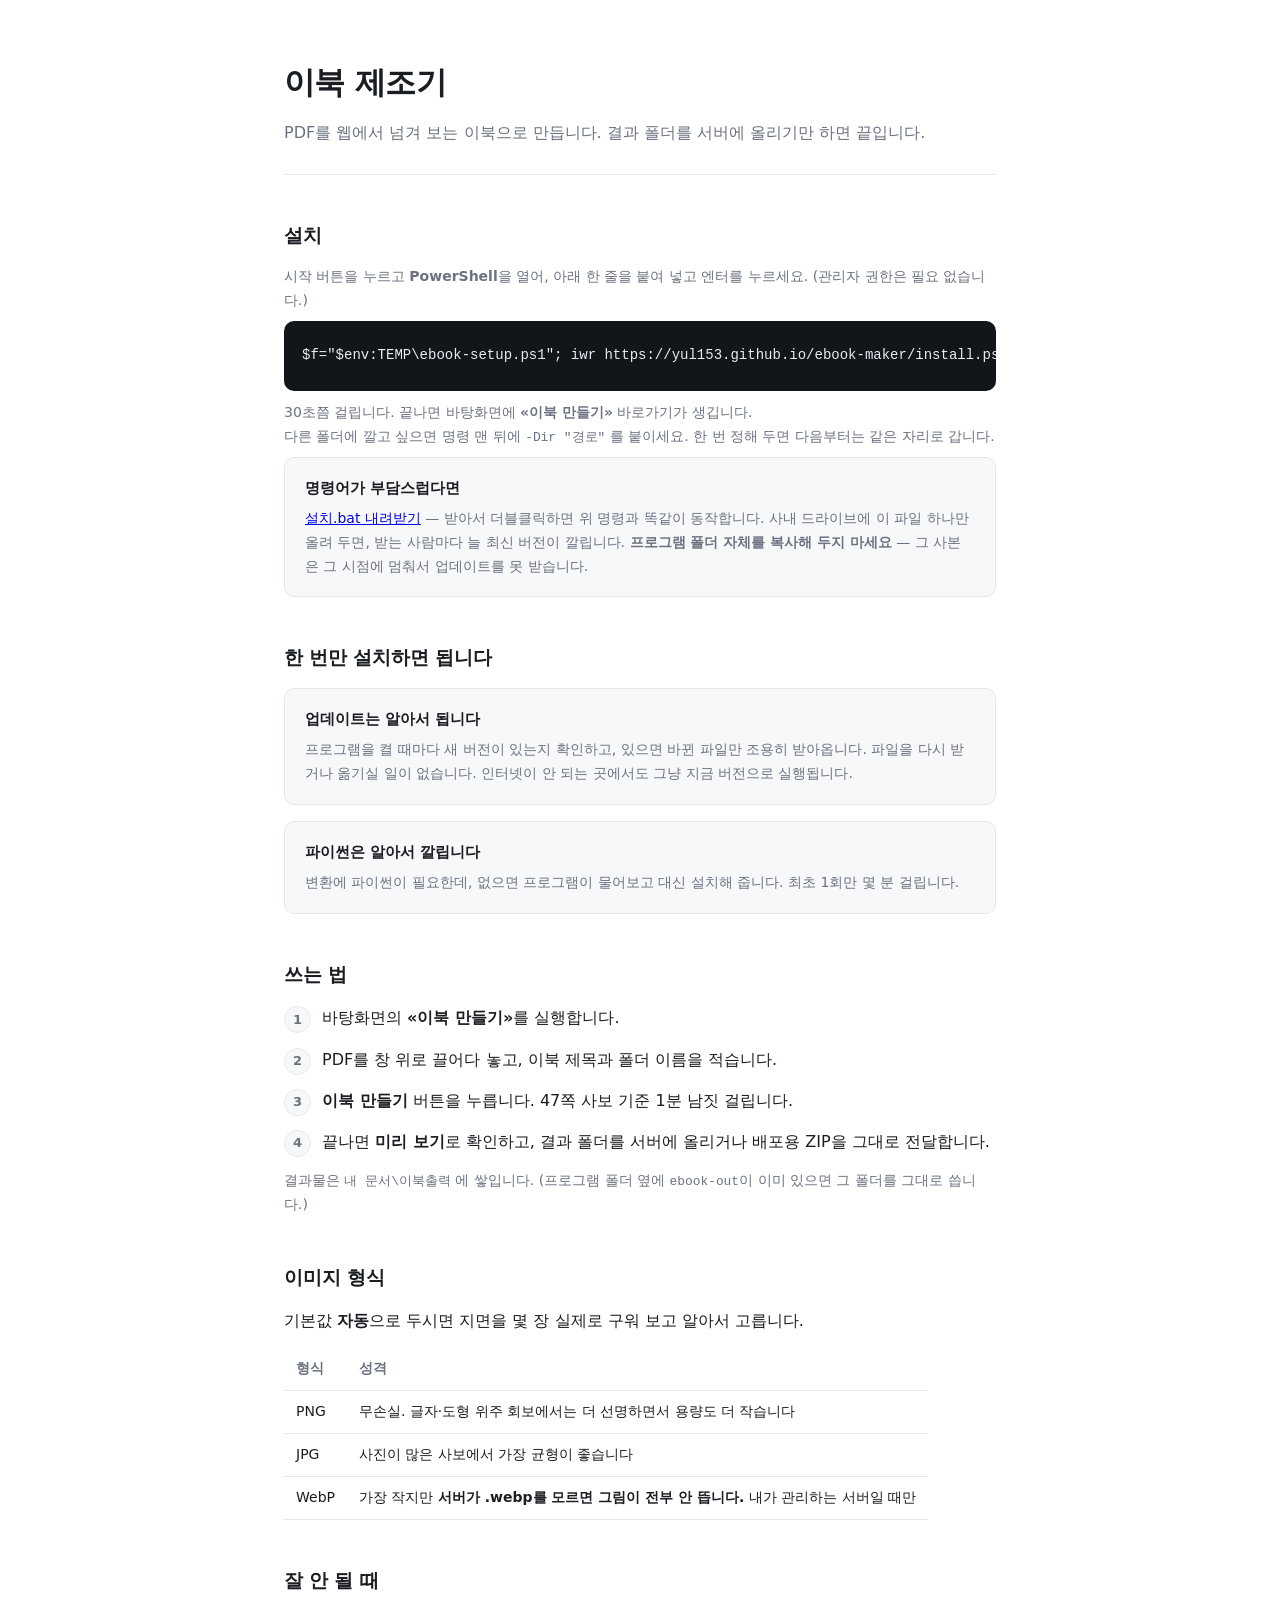
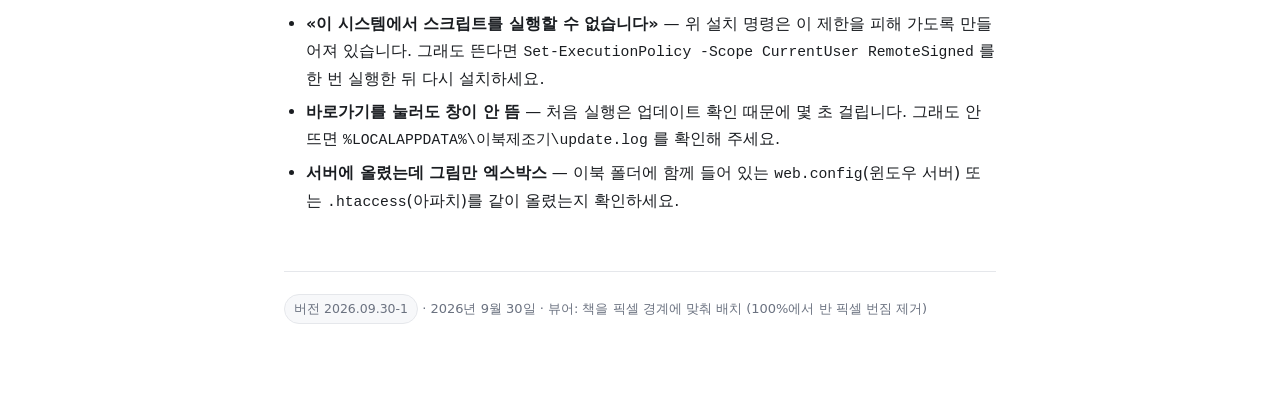
<file: docs/index.html>
﻿<!DOCTYPE html>
<html lang="ko">
<head>
<meta charset="utf-8">
<meta name="viewport" content="width=device-width, initial-scale=1">
<title>이북 제조기</title>
<meta name="description" content="PDF를 웹에서 넘겨 보는 이북으로 만듭니다. 설치하면 이후로는 알아서 최신 버전이 됩니다.">
<style>
  :root{
    --bg:#ffffff; --fg:#1a1d21; --dim:#6b7280; --line:#e5e7eb;
    --card:#f7f8fa; --accent:#2f6fe4; --code-bg:#12151a; --code-fg:#e6edf3;
  }
  @media (prefers-color-scheme: dark){
    :root{
      --bg:#15171b; --fg:#e8eaed; --dim:#9aa1ab; --line:#2b2f36;
      --card:#1c1f25; --accent:#6ea8fe; --code-bg:#0d1117; --code-fg:#e6edf3;
    }
  }
  *{box-sizing:border-box}
  body{
    margin:0; background:var(--bg); color:var(--fg);
    font-family:'Pretendard','맑은 고딕','Malgun Gothic',system-ui,-apple-system,sans-serif;
    line-height:1.7; -webkit-font-smoothing:antialiased;
  }
  .wrap{max-width:760px; margin:0 auto; padding:56px 24px 96px}
  header{border-bottom:1px solid var(--line); padding-bottom:28px; margin-bottom:40px}
  h1{font-size:31px; margin:0 0 10px; letter-spacing:-.02em}
  .lead{color:var(--dim); margin:0; font-size:16px}
  h2{font-size:19px; margin:44px 0 14px; letter-spacing:-.01em}
  p{margin:0 0 14px}
  code{font-family:ui-monospace,'Cascadia Mono',Consolas,monospace; font-size:.92em}

  .cmd{
    background:var(--code-bg); color:var(--code-fg); border-radius:10px;
    padding:16px 18px; display:flex; gap:14px; align-items:center;
    overflow-x:auto; margin:0 0 10px;
  }
  .cmd code{flex:1; white-space:nowrap; font-size:14px}
  .cmd button{
    flex:none; border:0; border-radius:7px; padding:8px 14px; cursor:pointer;
    background:var(--accent); color:#fff; font:inherit; font-size:13px; font-weight:600;
  }
  .cmd button:active{transform:translateY(1px)}
  .note{color:var(--dim); font-size:14px; margin:0 0 8px}

  ol,ul{margin:0 0 14px; padding-left:22px}
  li{margin:6px 0}
  .steps{counter-reset:s; list-style:none; padding:0}
  .steps li{
    counter-increment:s; position:relative; padding-left:38px; margin:14px 0;
  }
  .steps li::before{
    content:counter(s); position:absolute; left:0; top:2px;
    width:25px; height:25px; border-radius:50%; background:var(--card);
    border:1px solid var(--line); color:var(--dim);
    font-size:13px; font-weight:700; display:grid; place-items:center;
  }
  .card{background:var(--card); border:1px solid var(--line); border-radius:10px; padding:18px 20px; margin:0 0 16px}
  .card h3{margin:0 0 6px; font-size:15px}
  .card p{margin:0; color:var(--dim); font-size:14px}
  table{width:100%; border-collapse:collapse; font-size:14px; margin:0 0 16px; display:block; overflow-x:auto}
  th,td{text-align:left; padding:9px 12px; border-bottom:1px solid var(--line); white-space:nowrap}
  th{color:var(--dim); font-weight:600}
  footer{margin-top:56px; padding-top:22px; border-top:1px solid var(--line); color:var(--dim); font-size:13px}
  .ver{display:inline-block; padding:3px 9px; border-radius:20px; background:var(--card);
       border:1px solid var(--line); font-size:12.5px; color:var(--dim)}
</style>
</head>
<body>
<div class="wrap">

<header>
  <h1>이북 제조기</h1>
  <p class="lead">PDF를 웹에서 넘겨 보는 이북으로 만듭니다. 결과 폴더를 서버에 올리기만 하면 끝입니다.</p>
</header>

<h2>설치</h2>
<p class="note">시작 버튼을 누르고 <b>PowerShell</b>을 열어, 아래 한 줄을 붙여 넣고 엔터를 누르세요.
   (관리자 권한은 필요 없습니다.)</p>

<div class="cmd">
  <code id="cmd">$f="$env:TEMP\ebook-setup.ps1"; iwr https://yul153.github.io/ebook-maker/install.ps1 -OutFile $f; powershell -ExecutionPolicy Bypass -File $f</code>
  <button onclick="copyCmd(this)">복사</button>
</div>
<p class="note">30초쯤 걸립니다. 끝나면 바탕화면에 <b>«이북 만들기»</b> 바로가기가 생깁니다.<br>
   다른 폴더에 깔고 싶으면 명령 맨 뒤에 <code>-Dir "경로"</code> 를 붙이세요.
   한 번 정해 두면 다음부터는 같은 자리로 갑니다.</p>

<div class="card">
  <h3>명령어가 부담스럽다면</h3>
  <p><a href="https://yul153.github.io/ebook-maker/setup.bat">설치.bat 내려받기</a> — 받아서 더블클릭하면 위 명령과 똑같이 동작합니다.
     사내 드라이브에 이 파일 하나만 올려 두면, 받는 사람마다 늘 최신 버전이 깔립니다.
     <b>프로그램 폴더 자체를 복사해 두지 마세요</b> — 그 사본은 그 시점에 멈춰서 업데이트를 못 받습니다.</p>
</div>

<h2>한 번만 설치하면 됩니다</h2>
<div class="card">
  <h3>업데이트는 알아서 됩니다</h3>
  <p>프로그램을 켤 때마다 새 버전이 있는지 확인하고, 있으면 바뀐 파일만 조용히 받아옵니다.
     파일을 다시 받거나 옮기실 일이 없습니다. 인터넷이 안 되는 곳에서도 그냥 지금 버전으로 실행됩니다.</p>
</div>
<div class="card">
  <h3>파이썬은 알아서 깔립니다</h3>
  <p>변환에 파이썬이 필요한데, 없으면 프로그램이 물어보고 대신 설치해 줍니다. 최초 1회만 몇 분 걸립니다.</p>
</div>

<h2>쓰는 법</h2>
<ol class="steps">
  <li>바탕화면의 <b>«이북 만들기»</b>를 실행합니다.</li>
  <li>PDF를 창 위로 끌어다 놓고, 이북 제목과 폴더 이름을 적습니다.</li>
  <li><b>이북 만들기</b> 버튼을 누릅니다. 47쪽 사보 기준 1분 남짓 걸립니다.</li>
  <li>끝나면 <b>미리 보기</b>로 확인하고, 결과 폴더를 서버에 올리거나 배포용 ZIP을 그대로 전달합니다.</li>
</ol>
<p class="note">결과물은 <code>내 문서\이북출력</code> 에 쌓입니다.
   (프로그램 폴더 옆에 <code>ebook-out</code>이 이미 있으면 그 폴더를 그대로 씁니다.)</p>

<h2>이미지 형식</h2>
<p>기본값 <b>자동</b>으로 두시면 지면을 몇 장 실제로 구워 보고 알아서 고릅니다.</p>
<table>
  <tr><th>형식</th><th>성격</th></tr>
  <tr><td>PNG</td><td>무손실. 글자·도형 위주 회보에서는 더 선명하면서 용량도 더 작습니다</td></tr>
  <tr><td>JPG</td><td>사진이 많은 사보에서 가장 균형이 좋습니다</td></tr>
  <tr><td>WebP</td><td>가장 작지만 <b>서버가 .webp를 모르면 그림이 전부 안 뜹니다.</b> 내가 관리하는 서버일 때만</td></tr>
</table>

<h2>잘 안 될 때</h2>
<ul>
  <li><b>«이 시스템에서 스크립트를 실행할 수 없습니다»</b> — 위 설치 명령은 이 제한을 피해 가도록
      만들어져 있습니다. 그래도 뜬다면 <code>Set-ExecutionPolicy -Scope CurrentUser RemoteSigned</code> 를
      한 번 실행한 뒤 다시 설치하세요.</li>
  <li><b>바로가기를 눌러도 창이 안 뜸</b> — 처음 실행은 업데이트 확인 때문에 몇 초 걸립니다.
      그래도 안 뜨면 <code>%LOCALAPPDATA%\이북제조기\update.log</code> 를 확인해 주세요.</li>
  <li><b>서버에 올렸는데 그림만 엑스박스</b> — 이북 폴더에 함께 들어 있는
      <code>web.config</code>(윈도우 서버) 또는 <code>.htaccess</code>(아파치)를 같이 올렸는지 확인하세요.</li>
</ul>

<footer>
  <span class="ver">버전 2026.09.30-1</span> · 2026년 9월 30일 · 뷰어: 책을 픽셀 경계에 맞춰 배치 (100%에서 반 픽셀 번짐 제거)
</footer>

</div>
<script>
function copyCmd(btn){
  var t = document.getElementById('cmd').textContent;
  navigator.clipboard.writeText(t).then(function(){
    var old = btn.textContent;
    btn.textContent = '복사됨';
    setTimeout(function(){ btn.textContent = old; }, 1400);
  });
}
</script>
</body>
</html>
</file>
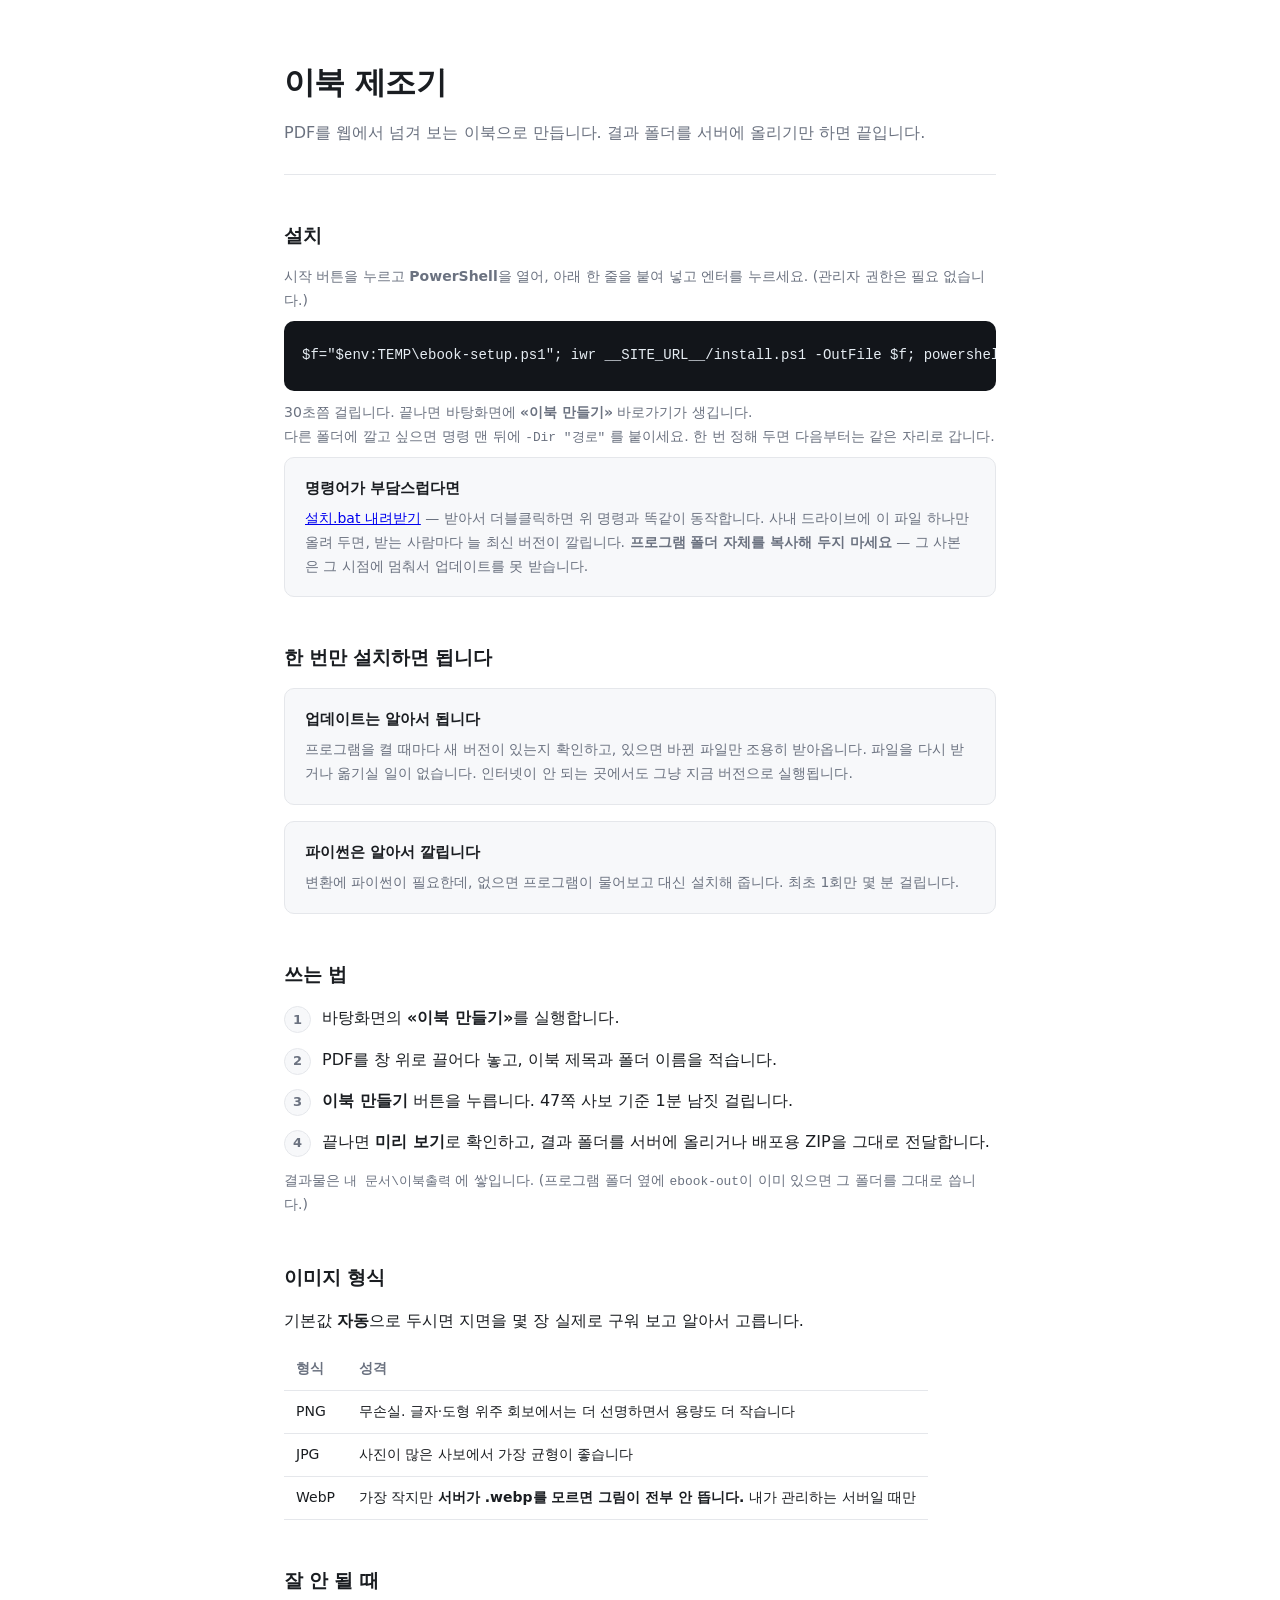
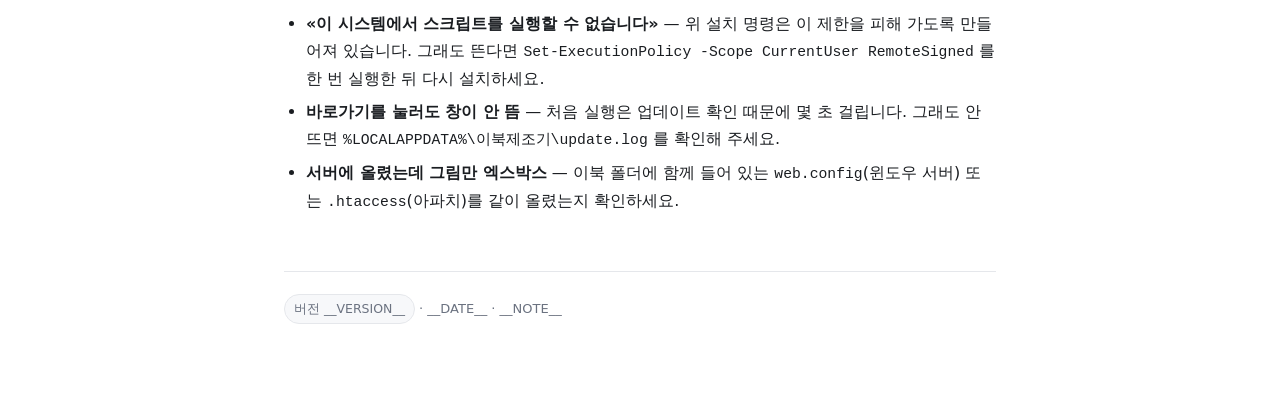
<file: templates/index.html>
<!DOCTYPE html>
<html lang="ko">
<head>
<meta charset="utf-8">
<meta name="viewport" content="width=device-width, initial-scale=1">
<title>이북 제조기</title>
<meta name="description" content="PDF를 웹에서 넘겨 보는 이북으로 만듭니다. 설치하면 이후로는 알아서 최신 버전이 됩니다.">
<style>
  :root{
    --bg:#ffffff; --fg:#1a1d21; --dim:#6b7280; --line:#e5e7eb;
    --card:#f7f8fa; --accent:#2f6fe4; --code-bg:#12151a; --code-fg:#e6edf3;
  }
  @media (prefers-color-scheme: dark){
    :root{
      --bg:#15171b; --fg:#e8eaed; --dim:#9aa1ab; --line:#2b2f36;
      --card:#1c1f25; --accent:#6ea8fe; --code-bg:#0d1117; --code-fg:#e6edf3;
    }
  }
  *{box-sizing:border-box}
  body{
    margin:0; background:var(--bg); color:var(--fg);
    font-family:'Pretendard','맑은 고딕','Malgun Gothic',system-ui,-apple-system,sans-serif;
    line-height:1.7; -webkit-font-smoothing:antialiased;
  }
  .wrap{max-width:760px; margin:0 auto; padding:56px 24px 96px}
  header{border-bottom:1px solid var(--line); padding-bottom:28px; margin-bottom:40px}
  h1{font-size:31px; margin:0 0 10px; letter-spacing:-.02em}
  .lead{color:var(--dim); margin:0; font-size:16px}
  h2{font-size:19px; margin:44px 0 14px; letter-spacing:-.01em}
  p{margin:0 0 14px}
  code{font-family:ui-monospace,'Cascadia Mono',Consolas,monospace; font-size:.92em}

  .cmd{
    background:var(--code-bg); color:var(--code-fg); border-radius:10px;
    padding:16px 18px; display:flex; gap:14px; align-items:center;
    overflow-x:auto; margin:0 0 10px;
  }
  .cmd code{flex:1; white-space:nowrap; font-size:14px}
  .cmd button{
    flex:none; border:0; border-radius:7px; padding:8px 14px; cursor:pointer;
    background:var(--accent); color:#fff; font:inherit; font-size:13px; font-weight:600;
  }
  .cmd button:active{transform:translateY(1px)}
  .note{color:var(--dim); font-size:14px; margin:0 0 8px}

  ol,ul{margin:0 0 14px; padding-left:22px}
  li{margin:6px 0}
  .steps{counter-reset:s; list-style:none; padding:0}
  .steps li{
    counter-increment:s; position:relative; padding-left:38px; margin:14px 0;
  }
  .steps li::before{
    content:counter(s); position:absolute; left:0; top:2px;
    width:25px; height:25px; border-radius:50%; background:var(--card);
    border:1px solid var(--line); color:var(--dim);
    font-size:13px; font-weight:700; display:grid; place-items:center;
  }
  .card{background:var(--card); border:1px solid var(--line); border-radius:10px; padding:18px 20px; margin:0 0 16px}
  .card h3{margin:0 0 6px; font-size:15px}
  .card p{margin:0; color:var(--dim); font-size:14px}
  table{width:100%; border-collapse:collapse; font-size:14px; margin:0 0 16px; display:block; overflow-x:auto}
  th,td{text-align:left; padding:9px 12px; border-bottom:1px solid var(--line); white-space:nowrap}
  th{color:var(--dim); font-weight:600}
  footer{margin-top:56px; padding-top:22px; border-top:1px solid var(--line); color:var(--dim); font-size:13px}
  .ver{display:inline-block; padding:3px 9px; border-radius:20px; background:var(--card);
       border:1px solid var(--line); font-size:12.5px; color:var(--dim)}
</style>
</head>
<body>
<div class="wrap">

<header>
  <h1>이북 제조기</h1>
  <p class="lead">PDF를 웹에서 넘겨 보는 이북으로 만듭니다. 결과 폴더를 서버에 올리기만 하면 끝입니다.</p>
</header>

<h2>설치</h2>
<p class="note">시작 버튼을 누르고 <b>PowerShell</b>을 열어, 아래 한 줄을 붙여 넣고 엔터를 누르세요.
   (관리자 권한은 필요 없습니다.)</p>

<div class="cmd">
  <code id="cmd">$f="$env:TEMP\ebook-setup.ps1"; iwr __SITE_URL__/install.ps1 -OutFile $f; powershell -ExecutionPolicy Bypass -File $f</code>
  <button onclick="copyCmd(this)">복사</button>
</div>
<p class="note">30초쯤 걸립니다. 끝나면 바탕화면에 <b>«이북 만들기»</b> 바로가기가 생깁니다.<br>
   다른 폴더에 깔고 싶으면 명령 맨 뒤에 <code>-Dir "경로"</code> 를 붙이세요.
   한 번 정해 두면 다음부터는 같은 자리로 갑니다.</p>

<div class="card">
  <h3>명령어가 부담스럽다면</h3>
  <p><a href="__SITE_URL__/setup.bat">설치.bat 내려받기</a> — 받아서 더블클릭하면 위 명령과 똑같이 동작합니다.
     사내 드라이브에 이 파일 하나만 올려 두면, 받는 사람마다 늘 최신 버전이 깔립니다.
     <b>프로그램 폴더 자체를 복사해 두지 마세요</b> — 그 사본은 그 시점에 멈춰서 업데이트를 못 받습니다.</p>
</div>

<h2>한 번만 설치하면 됩니다</h2>
<div class="card">
  <h3>업데이트는 알아서 됩니다</h3>
  <p>프로그램을 켤 때마다 새 버전이 있는지 확인하고, 있으면 바뀐 파일만 조용히 받아옵니다.
     파일을 다시 받거나 옮기실 일이 없습니다. 인터넷이 안 되는 곳에서도 그냥 지금 버전으로 실행됩니다.</p>
</div>
<div class="card">
  <h3>파이썬은 알아서 깔립니다</h3>
  <p>변환에 파이썬이 필요한데, 없으면 프로그램이 물어보고 대신 설치해 줍니다. 최초 1회만 몇 분 걸립니다.</p>
</div>

<h2>쓰는 법</h2>
<ol class="steps">
  <li>바탕화면의 <b>«이북 만들기»</b>를 실행합니다.</li>
  <li>PDF를 창 위로 끌어다 놓고, 이북 제목과 폴더 이름을 적습니다.</li>
  <li><b>이북 만들기</b> 버튼을 누릅니다. 47쪽 사보 기준 1분 남짓 걸립니다.</li>
  <li>끝나면 <b>미리 보기</b>로 확인하고, 결과 폴더를 서버에 올리거나 배포용 ZIP을 그대로 전달합니다.</li>
</ol>
<p class="note">결과물은 <code>내 문서\이북출력</code> 에 쌓입니다.
   (프로그램 폴더 옆에 <code>ebook-out</code>이 이미 있으면 그 폴더를 그대로 씁니다.)</p>

<h2>이미지 형식</h2>
<p>기본값 <b>자동</b>으로 두시면 지면을 몇 장 실제로 구워 보고 알아서 고릅니다.</p>
<table>
  <tr><th>형식</th><th>성격</th></tr>
  <tr><td>PNG</td><td>무손실. 글자·도형 위주 회보에서는 더 선명하면서 용량도 더 작습니다</td></tr>
  <tr><td>JPG</td><td>사진이 많은 사보에서 가장 균형이 좋습니다</td></tr>
  <tr><td>WebP</td><td>가장 작지만 <b>서버가 .webp를 모르면 그림이 전부 안 뜹니다.</b> 내가 관리하는 서버일 때만</td></tr>
</table>

<h2>잘 안 될 때</h2>
<ul>
  <li><b>«이 시스템에서 스크립트를 실행할 수 없습니다»</b> — 위 설치 명령은 이 제한을 피해 가도록
      만들어져 있습니다. 그래도 뜬다면 <code>Set-ExecutionPolicy -Scope CurrentUser RemoteSigned</code> 를
      한 번 실행한 뒤 다시 설치하세요.</li>
  <li><b>바로가기를 눌러도 창이 안 뜸</b> — 처음 실행은 업데이트 확인 때문에 몇 초 걸립니다.
      그래도 안 뜨면 <code>%LOCALAPPDATA%\이북제조기\update.log</code> 를 확인해 주세요.</li>
  <li><b>서버에 올렸는데 그림만 엑스박스</b> — 이북 폴더에 함께 들어 있는
      <code>web.config</code>(윈도우 서버) 또는 <code>.htaccess</code>(아파치)를 같이 올렸는지 확인하세요.</li>
</ul>

<footer>
  <span class="ver">버전 __VERSION__</span> · __DATE__ · __NOTE__
</footer>

</div>
<script>
function copyCmd(btn){
  var t = document.getElementById('cmd').textContent;
  navigator.clipboard.writeText(t).then(function(){
    var old = btn.textContent;
    btn.textContent = '복사됨';
    setTimeout(function(){ btn.textContent = old; }, 1400);
  });
}
</script>
</body>
</html>
</file>
